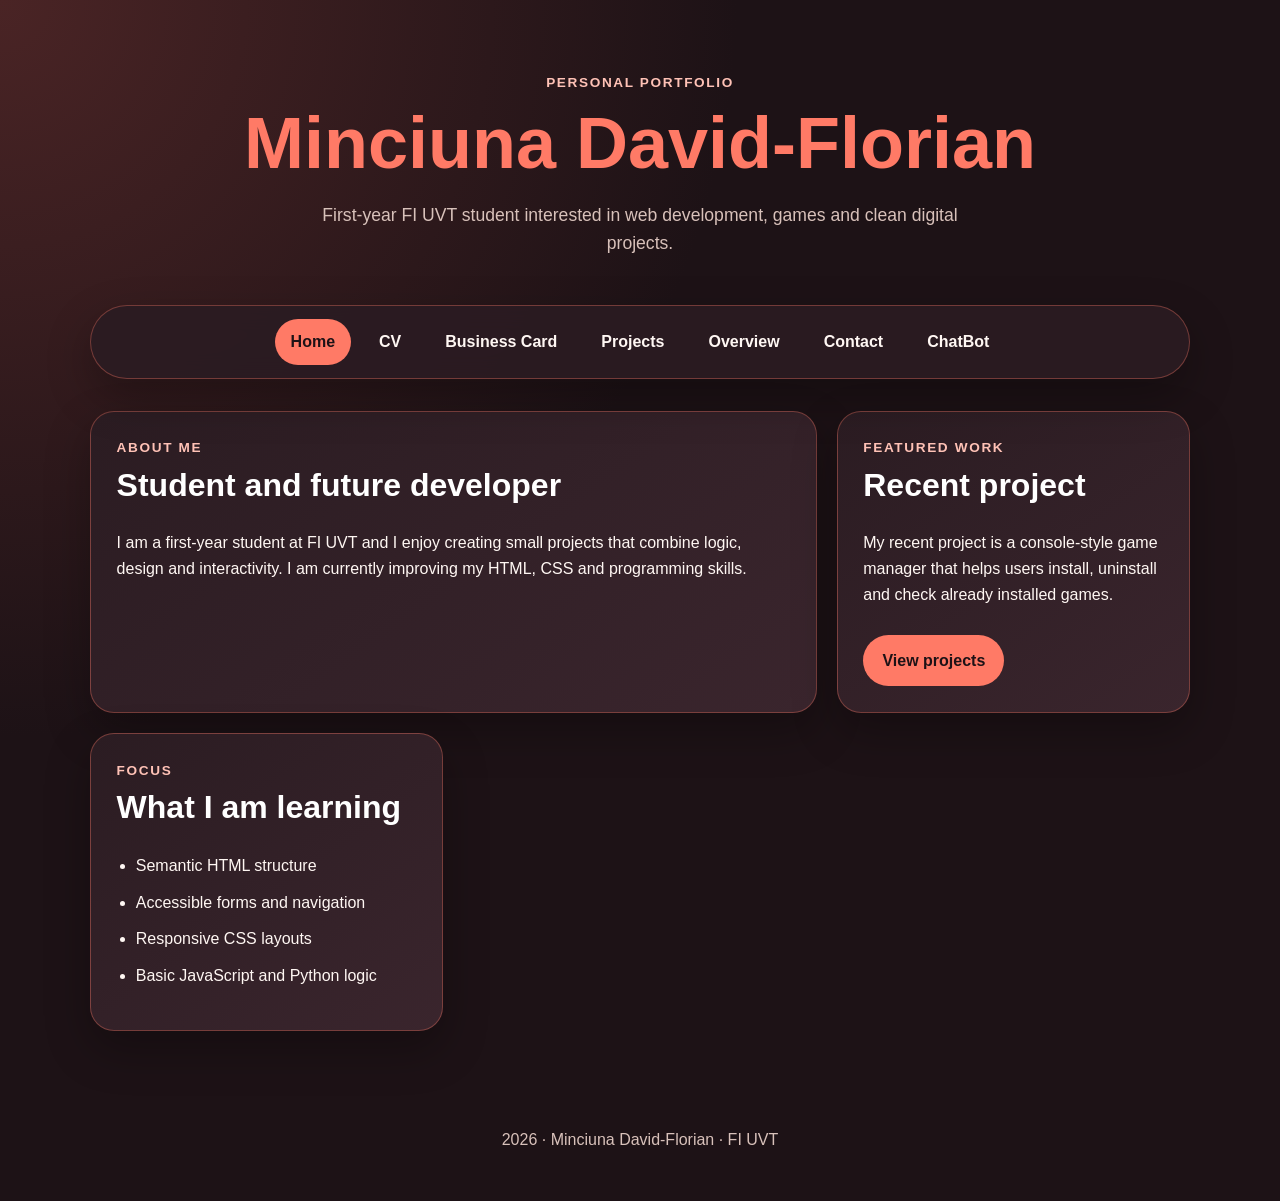
<file: index.html>
<!doctype html>
<html lang="en">
<head>
    <meta charset="UTF-8">
    <meta name="viewport" content="width=device-width, initial-scale=1.0">
    <title>Personal Portfolio | Minciuna David-Florian</title>
    <link rel="stylesheet" href="style.css">
</head>
<body>
    <a href="#main-content" class="skip-link">Skip to main content</a>

    <header class="site-header">
        <div class="container hero">
            <p class="eyebrow">Personal Portfolio</p>
            <h1>Minciuna David-Florian</h1>
            <p class="hero-text">First-year FI UVT student interested in web development, games and clean digital projects.</p>
        </div>
    </header>

    <nav class="main-nav" aria-label="Main navigation">
        <a href="index.html" aria-current="page">Home</a>
        <a href="CV.html">CV</a>
        <a href="card.html">Business Card</a>
        <a href="Proiecte.html">Projects</a>
        <a href="overview.html">Overview</a>
        <a href="contact.html">Contact</a>
        <a href="chatbot.html">ChatBot</a>
    </nav>

    <main id="main-content" class="container page-grid">
        <section class="card intro-card">
            <p class="section-label">About me</p>
            <h2>Student and future developer</h2>
            <p>I am a first-year student at FI UVT and I enjoy creating small projects that combine logic, design and interactivity. I am currently improving my HTML, CSS and programming skills.</p>
        </section>

        <section class="card">
            <p class="section-label">Featured work</p>
            <h2>Recent project</h2>
            <p>My recent project is a console-style game manager that helps users install, uninstall and check already installed games.</p>
            <a class="button-link" href="Proiecte.html">View projects</a>
        </section>

        <section class="card">
            <p class="section-label">Focus</p>
            <h2>What I am learning</h2>
            <ul class="clean-list">
                <li>Semantic HTML structure</li>
                <li>Accessible forms and navigation</li>
                <li>Responsive CSS layouts</li>
                <li>Basic JavaScript and Python logic</li>
            </ul>
        </section>
    </main>

    <footer class="site-footer">
        <p>2026 · Minciuna David-Florian · FI UVT</p>
    </footer>
</body>
</html>
</file>
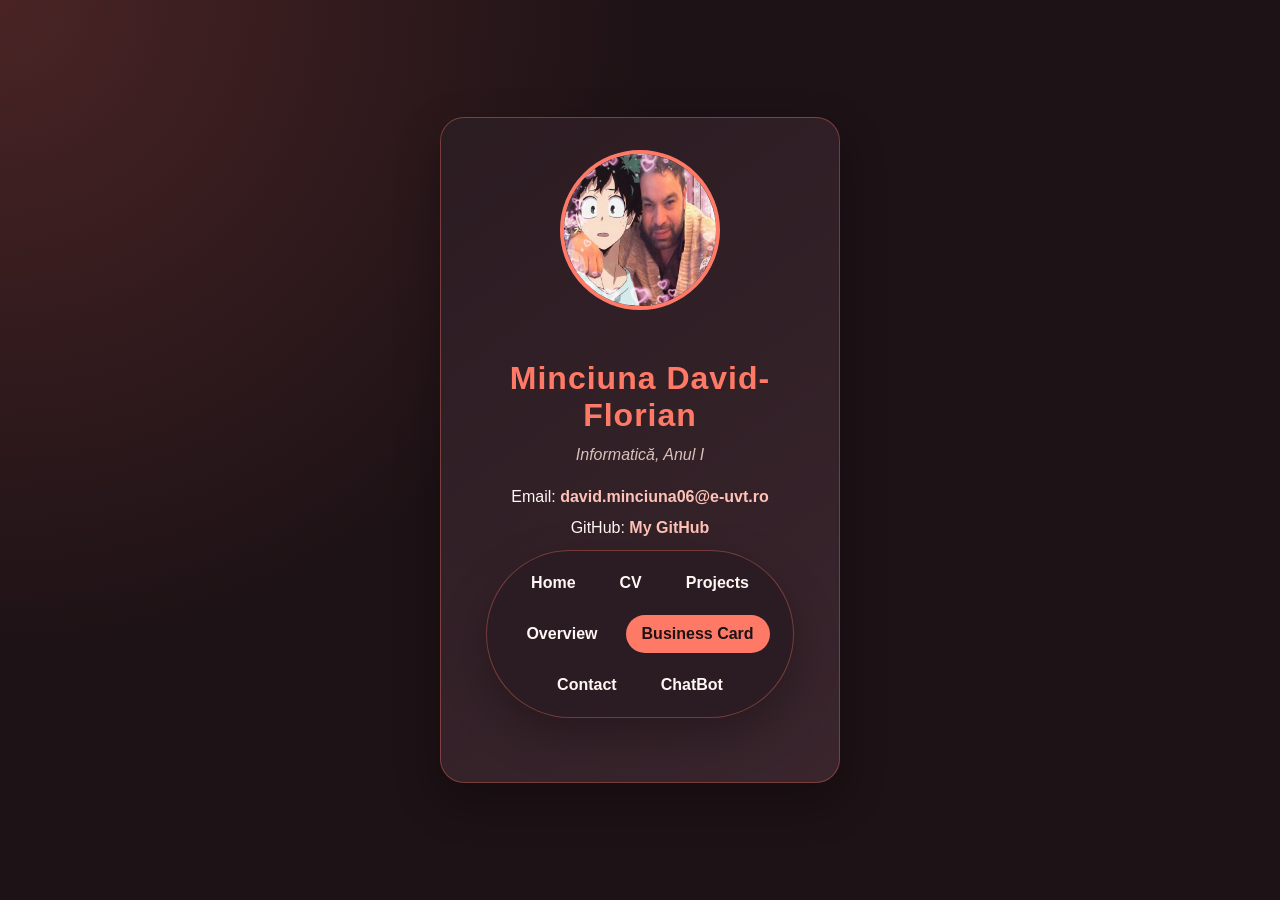
<file: card.html>
<!DOCTYPE html>
<html lang="ro">
<head>
    <meta charset="UTF-8">
    <meta name="viewport" content="width=device-width, initial-scale=1.0">

    <title>Business Card</title>
    <link rel="stylesheet" href="card.css">
    <style>
        #card-title {
            letter-spacing: 1px;
        }
    </style>
</head>

<body>
    <div class="card">

        <img src="da.jpg"
             alt="Poza profil"
             class="profile-image">

        <h1 id="card-title">
            Minciuna David-Florian
        </h1>
        <p class="specialization"
           style="font-style: italic;">
            Informatică, Anul I
        </p>
        
        <p>
            Email:
            <a href="mailto:david.minciuna06@e-uvt.ro">
                david.minciuna06@e-uvt.ro
            </a>
        </p>

        <p>
            GitHub:
            <a href="https://github.com/MinciunaDavid06?tab=repositories"
               target="_blank">
                My GitHub
            </a>
             <nav class="main-nav" aria-label="Main navigation">
        <a href="index.html">Home</a>
        <a href="CV.html">CV</a>
        <a href="Proiecte.html">Projects</a>
        <a href="overview.html">Overview</a>
        <a href="card.html" aria-current="page">Business Card</a>
        <a href="contact.html">Contact</a>
        <a href="chatbot.html">ChatBot</a>
    </nav>
    </div>

</body>

</html>
</file>
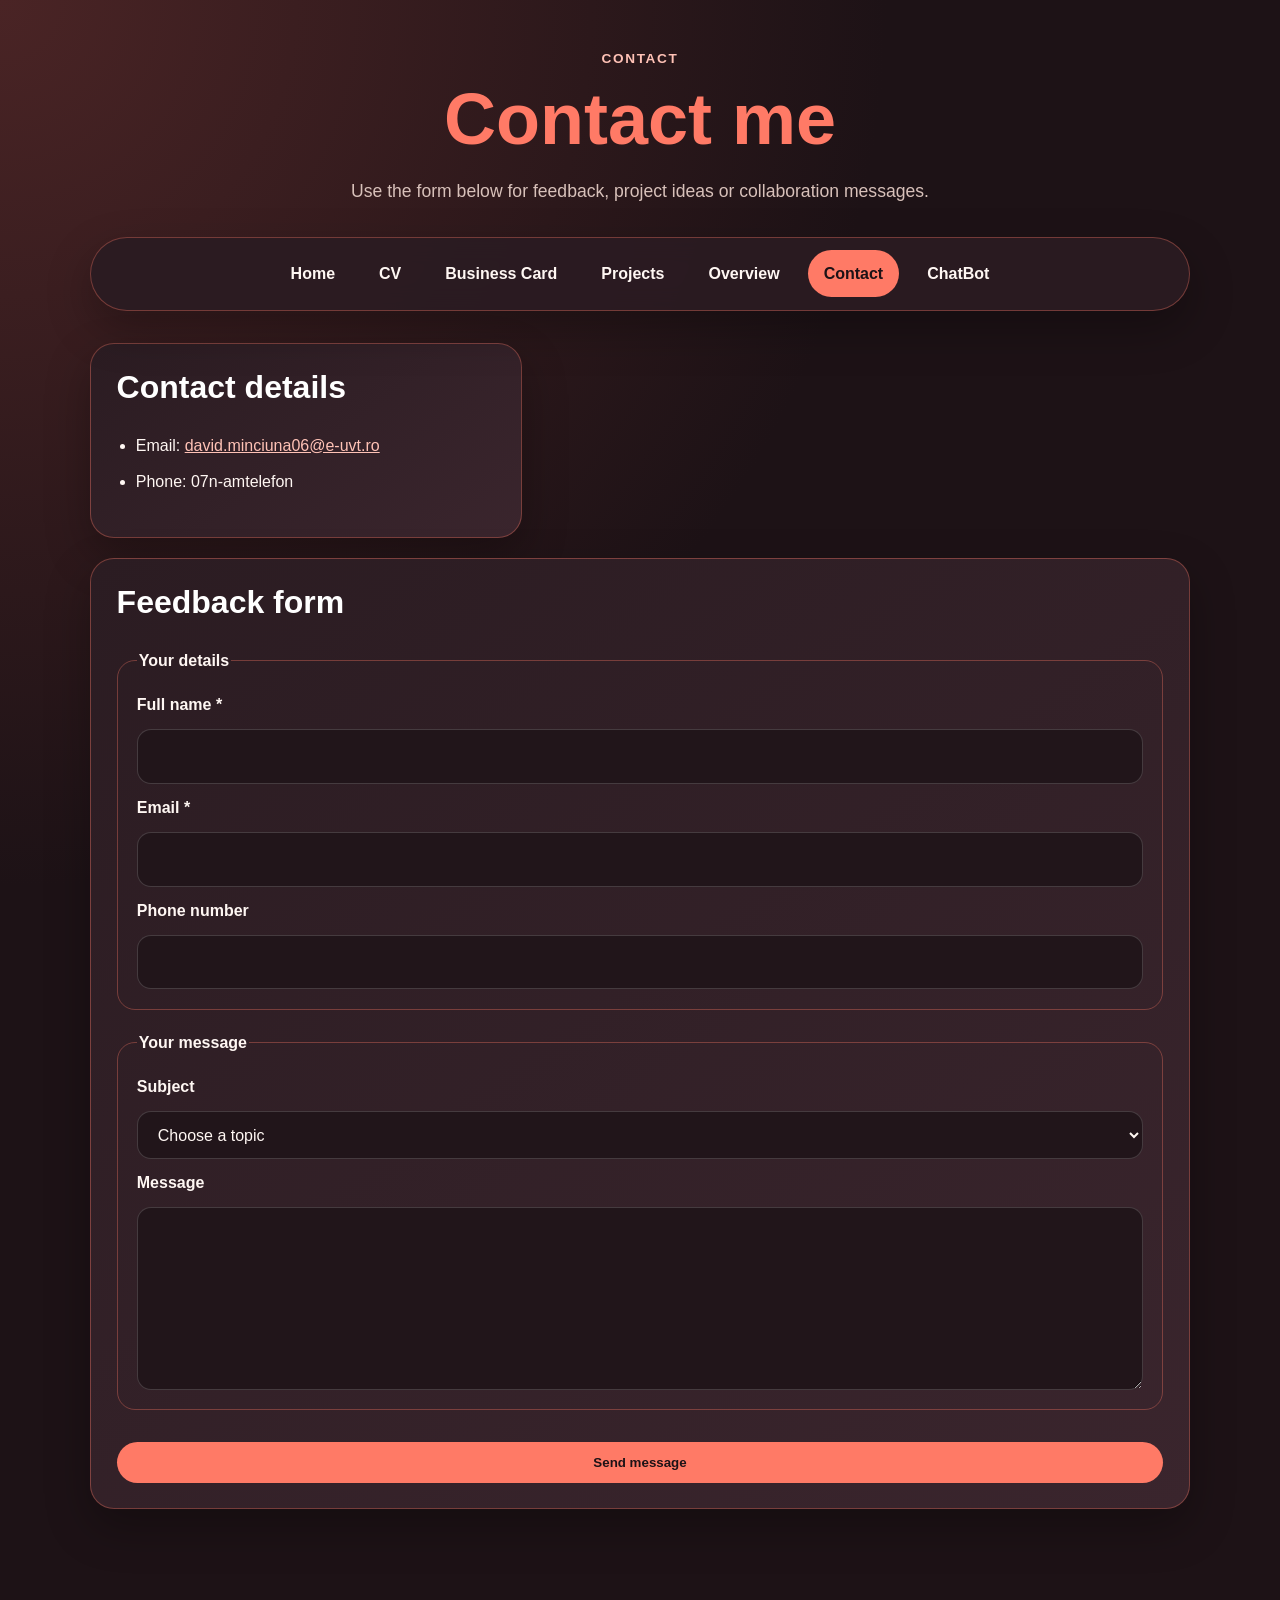
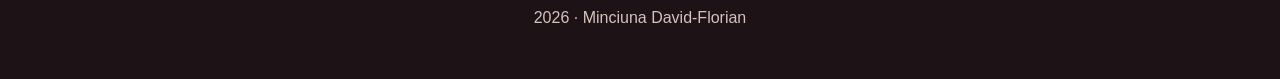
<file: contact.html>
<!doctype html>
<html lang="en">
<head>
    <meta charset="UTF-8">
    <meta name="viewport" content="width=device-width, initial-scale=1.0">
    <title>Contact | Minciuna David-Florian</title>
    <link rel="stylesheet" href="style.css">
</head>
<body>
    <a href="#main-content" class="skip-link">Skip to main content</a>

    <header class="site-header compact-header">
        <div class="container">
            <p class="eyebrow">Contact</p>
            <h1>Contact me</h1>
            <p class="hero-text">Use the form below for feedback, project ideas or collaboration messages.</p>
        </div>
    </header>

    <nav class="main-nav" aria-label="Main navigation">
        <a href="index.html">Home</a>
        <a href="CV.html">CV</a>
        <a href="card.html">Business Card</a>
        <a href="Proiecte.html">Projects</a>
        <a href="overview.html">Overview</a>
        <a href="contact.html" aria-current="page">Contact</a>
        <a href="chatbot.html">ChatBot</a>
    </nav>

    <main id="main-content" class="container contact-layout">
        <section class="card contact-card">
            <h2>Contact details</h2>
            <ul class="clean-list">
                <li>Email: <a href="mailto:david.minciuna06@e-uvt.ro">david.minciuna06@e-uvt.ro</a></li>
                <li>Phone: 07n-amtelefon</li>
            </ul>
        </section>

        <section class="card form-card">
            <h2>Feedback form</h2>
            <form method="get" action="#" aria-label="Contact form">
                <fieldset>
                    <legend>Your details</legend>
                    <label for="name">Full name *</label>
                    <input type="text" id="name" name="name" required>

                    <label for="email">Email *</label>
                    <input type="email" id="email" name="email" required>

                    <label for="phone">Phone number</label>
                    <input type="tel" id="phone" name="phone">
                </fieldset>

                <fieldset>
                    <legend>Your message</legend>
                    <label for="subject">Subject</label>
                    <select id="subject" name="subject" required>
                        <option value="">Choose a topic</option>
                        <option value="feedback">Website feedback</option>
                        <option value="project">Project idea</option>
                        <option value="other">Other</option>
                    </select>

                    <label for="message">Message</label>
                    <textarea id="message" name="message" rows="6" required></textarea>
                </fieldset>

                <button type="submit">Send message</button>
            </form>
        </section>
    </main>

    <footer class="site-footer">
        <p>2026 · Minciuna David-Florian</p>
    </footer>
</body>
</html>
</file>
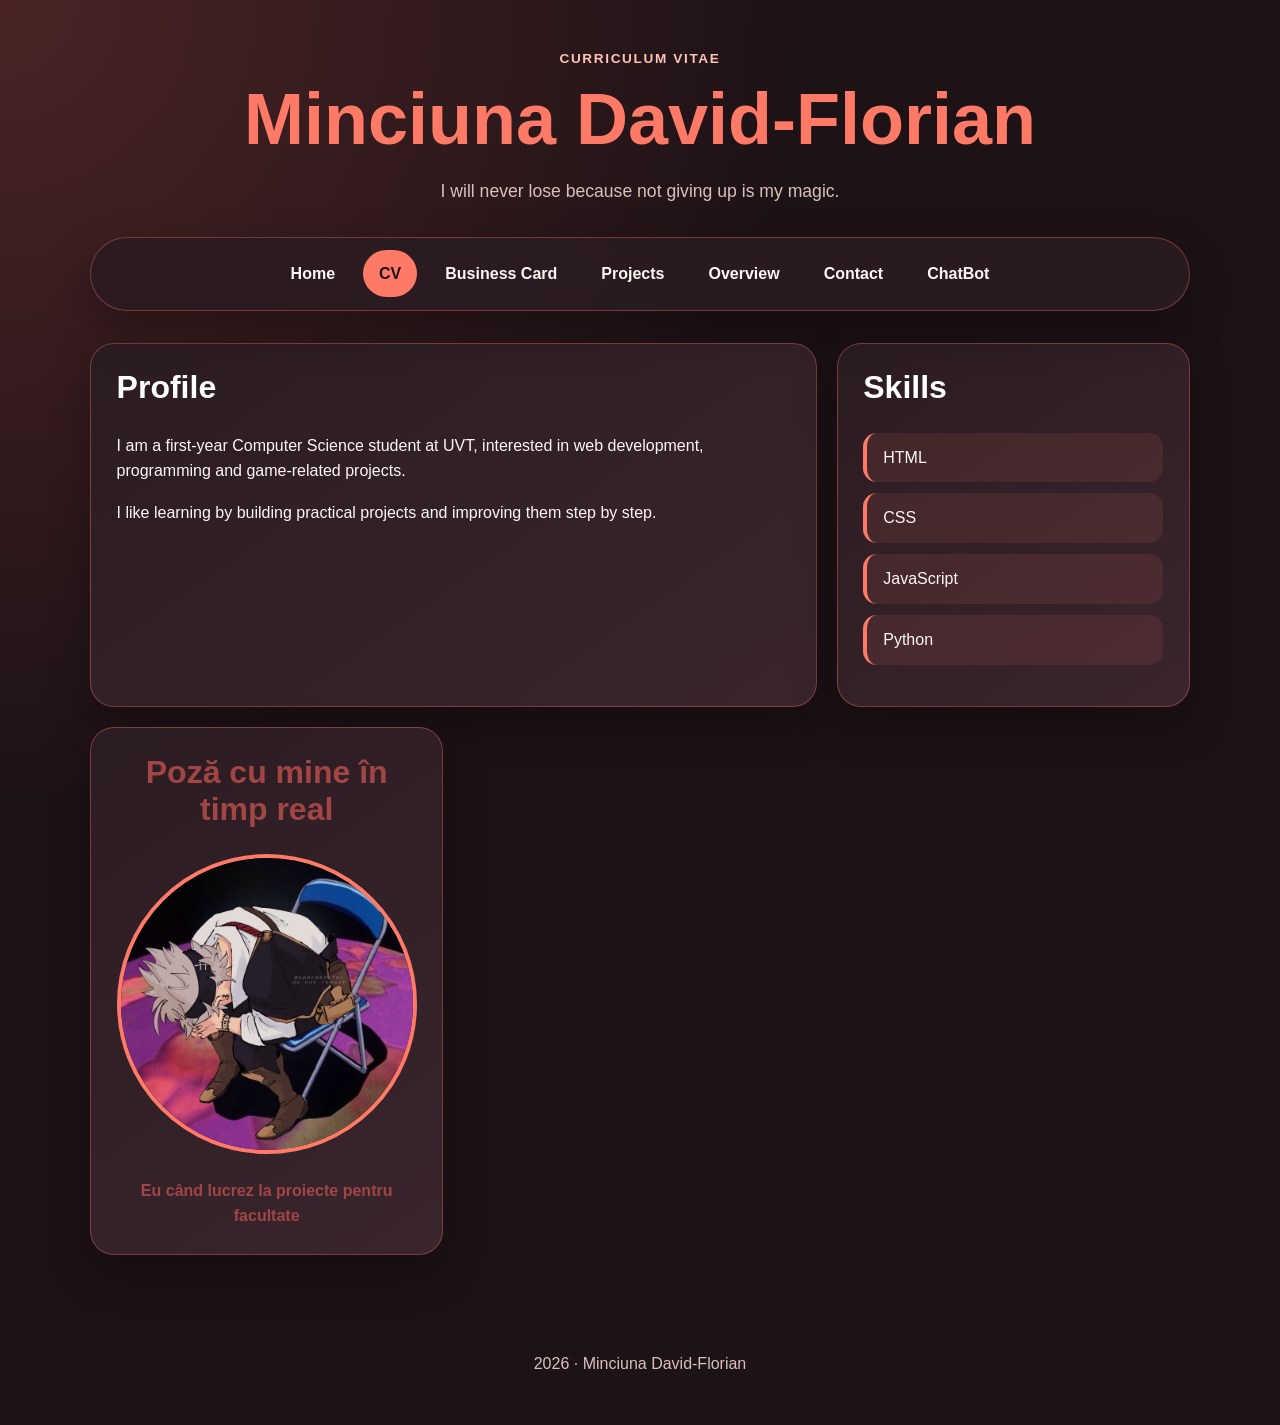
<file: CV.html>
<!doctype html>
<html lang="en">
<head>
    <meta charset="UTF-8">
    <meta name="viewport" content="width=device-width, initial-scale=1.0">
    <title>CV | Minciuna David-Florian</title>
    <link rel="stylesheet" href="style.css">
</head>
<body>
    <a href="#main-content" class="skip-link">Skip to main content</a>

    <header class="site-header compact-header">
        <div class="container">
            <p class="eyebrow">Curriculum Vitae</p>
            <h1>Minciuna David-Florian</h1>
            <p class="hero-text">I will never lose because not giving up is my magic.</p>
        </div>
    </header>

    <nav class="main-nav" aria-label="Main navigation">
        <a href="index.html">Home</a>
        <a href="CV.html" aria-current="page">CV</a>
        <a href="card.html">Business Card</a>
        <a href="Proiecte.html">Projects</a>
        <a href="overview.html">Overview</a>
        <a href="contact.html">Contact</a>
        <a href="chatbot.html">ChatBot</a>
    </nav>

    <main id="main-content" class="container cv-layout">
        <section class="card profile-card">
            <h2>Profile</h2>
            <p>I am a first-year Computer Science student at UVT, interested in web development, programming and game-related projects.</p>
            <p>I like learning by building practical projects and improving them step by step.</p>
        </section>

        <section class="card">
            <h2>Skills</h2>
            <ul class="skills">
                <li>HTML</li>
                <li>CSS</li>
                <li>JavaScript</li>
                <li>Python</li>
            </ul>
        </section>

        <section class="card photo-card">
            <h2  style="color:rgb(161, 69, 69);">Poză cu mine în timp real</h2>
            <img src="Asta.jpg" alt="David working on a faculty project">
            <p class="caption" style="color:rgb(161, 69, 69);">Eu când lucrez la proiecte pentru facultate</p>
        </section>
    </main>

    <footer class="site-footer">
        <p>2026 · Minciuna David-Florian</p>
    </footer>
</body>
</html>
</file>
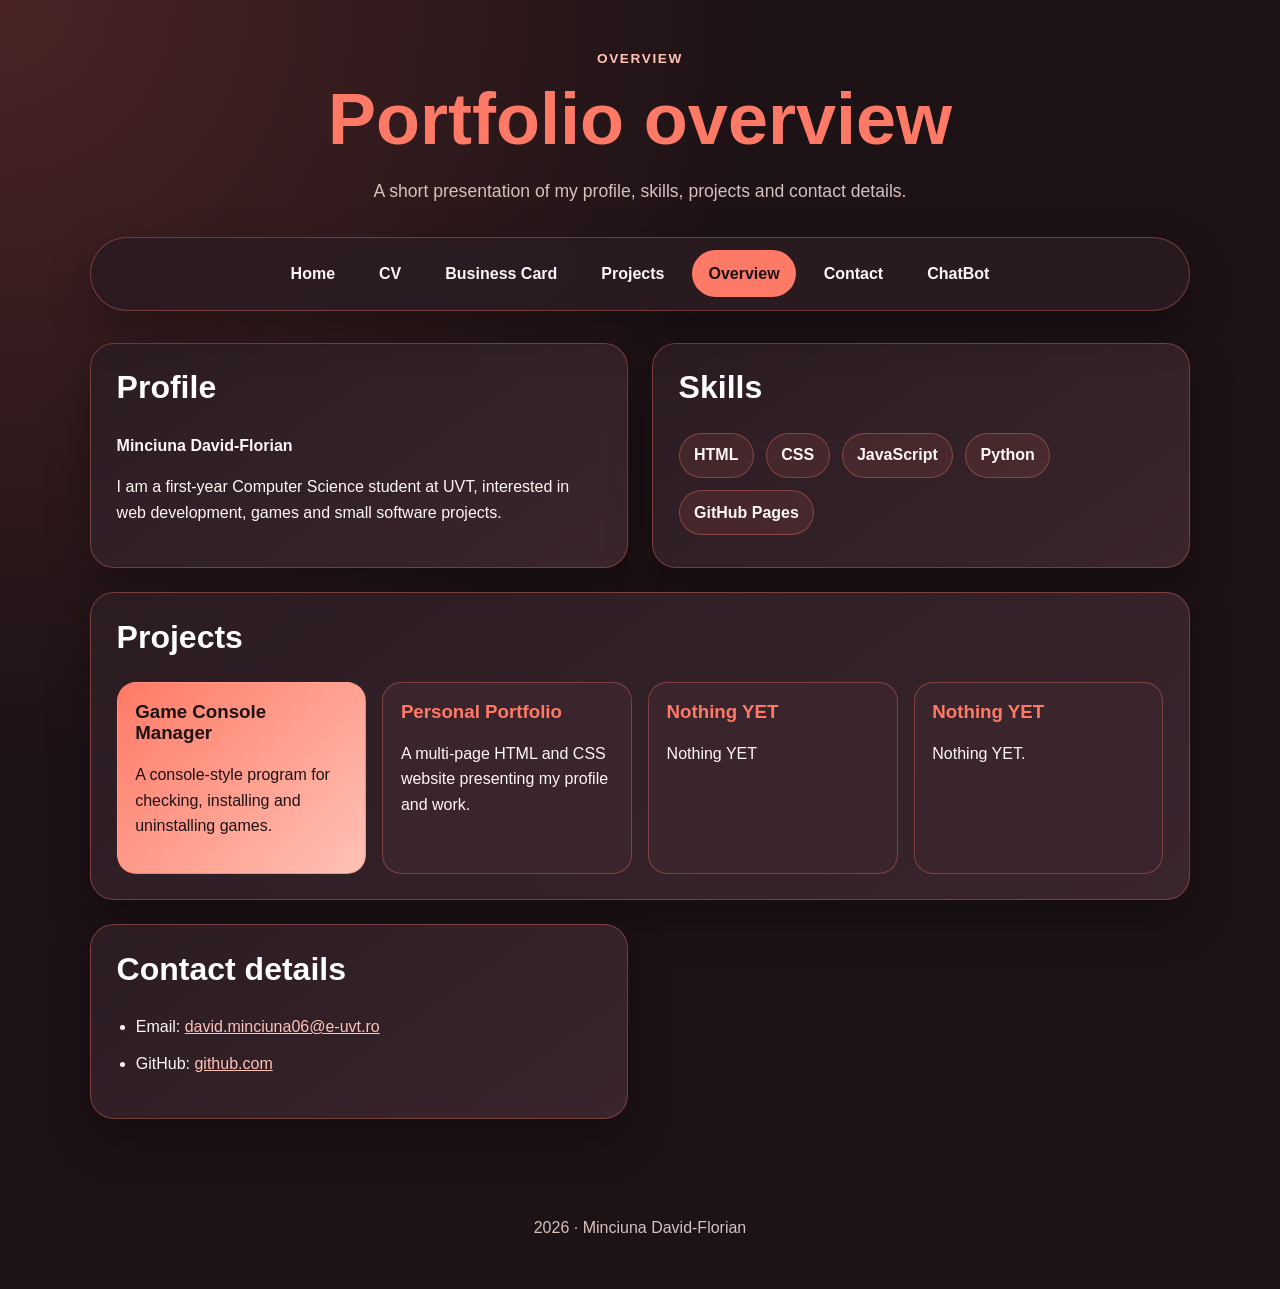
<file: overview.html>
<!doctype html>
<html lang="en">
<head>
    <meta charset="UTF-8">
    <meta name="viewport" content="width=device-width, initial-scale=1.0">
    <title>Overview | Minciuna David-Florian</title>
    <link rel="stylesheet" href="style.css">
</head>
<body>
    <a href="#main-content" class="skip-link">Skip to main content</a>

    <header class="site-header compact-header">
        <div class="container">
            <p class="eyebrow">Overview</p>
            <h1>Portfolio overview</h1>
            <p class="hero-text">A short presentation of my profile, skills, projects and contact details.</p>
        </div>
    </header>

    <nav class="main-nav" aria-label="Main navigation">
        <a href="index.html">Home</a>
        <a href="CV.html">CV</a>
        <a href="card.html">Business Card</a>
        <a href="Proiecte.html">Projects</a>
        <a href="overview.html" aria-current="page">Overview</a>
        <a href="contact.html">Contact</a>
        <a href="chatbot.html">ChatBot</a>
    </nav>

    <main id="main-content" class="container overview-grid">
        <section class="card overview-profile">
            <h2>Profile</h2>
            <p><strong>Minciuna David-Florian</strong></p>
            <p>I am a first-year Computer Science student at UVT, interested in web development, games and small software projects.</p>
        </section>

        <section class="card overview-skills">
            <h2>Skills</h2>
            <div class="skill-tags">
                <span>HTML</span>
                <span>CSS</span>
                <span>JavaScript</span>
                <span>Python</span>
                <span>GitHub Pages</span>
            </div>
        </section>

        <section class="card overview-projects">
            <h2>Projects</h2>
            <div class="overview-cards">
                <article class="mini-card featured-card">
                    <h3>Game Console Manager</h3>
                    <p>A console-style program for checking, installing and uninstalling games.</p>
                </article>

                <article class="mini-card">
                    <h3>Personal Portfolio</h3>
                    <p>A multi-page HTML and CSS website presenting my profile and work.</p>
                </article>

                <article class="mini-card">
                    <h3>Nothing YET</h3>
                    <p>Nothing YET</p>
                </article>

                <article class="mini-card">
                    <h3>Nothing YET</h3>
                    <p>Nothing YET.</p>
                </article>
            </div>
        </section>

        <section class="card overview-contact">
            <h2>Contact details</h2>
            <ul class="clean-list">
                <li>Email: <a href="mailto:david.minciuna06@e-uvt.ro">david.minciuna06@e-uvt.ro</a></li>
                <li>GitHub: <a href="https://github.com/" target="_blank" rel="noopener">github.com</a></li>
            </ul>
        </section>
    </main>

    <footer class="site-footer">
        <p>2026 · Minciuna David-Florian</p>
    </footer>
</body>
</html>
</file>
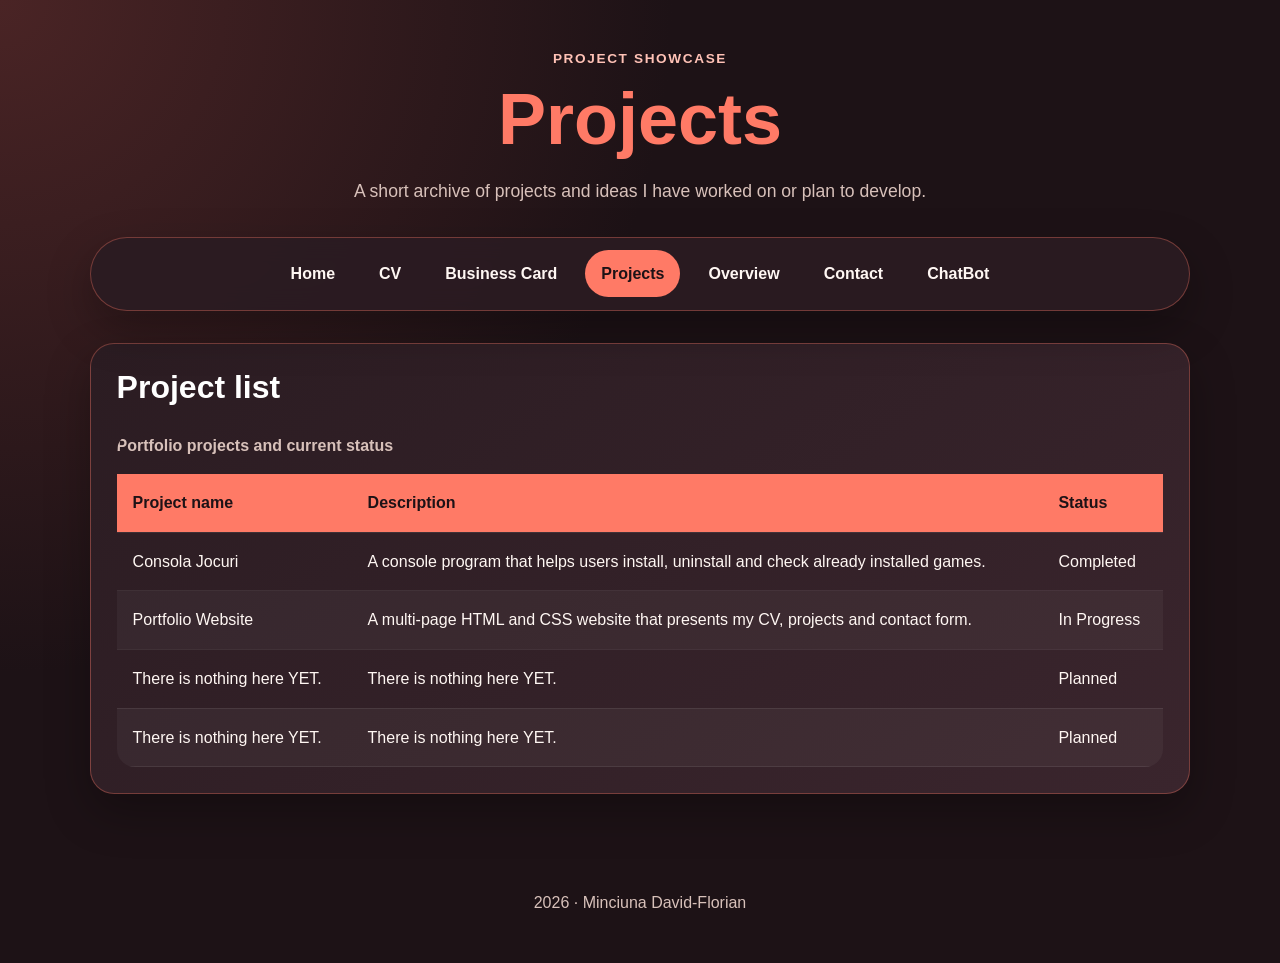
<file: Proiecte.html>
<!doctype html>
<html lang="en">
<head>
    <meta charset="UTF-8">
    <meta name="viewport" content="width=device-width, initial-scale=1.0">
    <title>Projects | Minciuna David-Florian</title>
    <link rel="stylesheet" href="style.css">
</head>
<body>
    <a href="#main-content" class="skip-link">Skip to main content</a>

    <header class="site-header compact-header">
        <div class="container">
            <p class="eyebrow">Project Showcase</p>
            <h1>Projects</h1>
            <p class="hero-text">A short archive of projects and ideas I have worked on or plan to develop.</p>
        </div>
    </header>

    <nav class="main-nav" aria-label="Main navigation">
        <a href="index.html">Home</a>
        <a href="CV.html">CV</a>
        <a href="card.html">Business Card</a>
        <a href="Proiecte.html" aria-current="page">Projects</a>
        <a href="overview.html">Overview</a>
        <a href="contact.html">Contact</a>
        <a href="chatbot.html">ChatBot</a>
    </nav>

    <main id="main-content" class="container">
        <section class="card table-card">
            <h2>Project list</h2>
            <table>
                <caption>Portfolio projects and current status</caption>
                <thead>
                    <tr>
                        <th scope="col">Project name</th>
                        <th scope="col">Description</th>
                        <th scope="col">Status</th>
                    </tr>
                </thead>
                <tbody>
                    <tr>
                        <td>Consola Jocuri</td>
                        <td>A console program that helps users install, uninstall and check already installed games.</td>
                        <td>Completed</td>
                    </tr>
                    <tr>
                        <td>Portfolio Website</td>
                        <td>A multi-page HTML and CSS website that presents my CV, projects and contact form.</td>
                        <td>In Progress</td>
                    </tr>
                    <tr>
                        <td>There is nothing here YET.</td>
                        <td>There is nothing here YET.</td>
                        <td>Planned</td>
                    </tr>
                    <tr>
                        <td>There is nothing here YET.</td>
                        <td>There is nothing here YET.</td>
                        <td>Planned</td>
                    </tr>
                </tbody>
            </table>
        </section>
    </main>

    <footer class="site-footer">
        <p>2026 · Minciuna David-Florian</p>
    </footer>
</body>
</html>
</file>
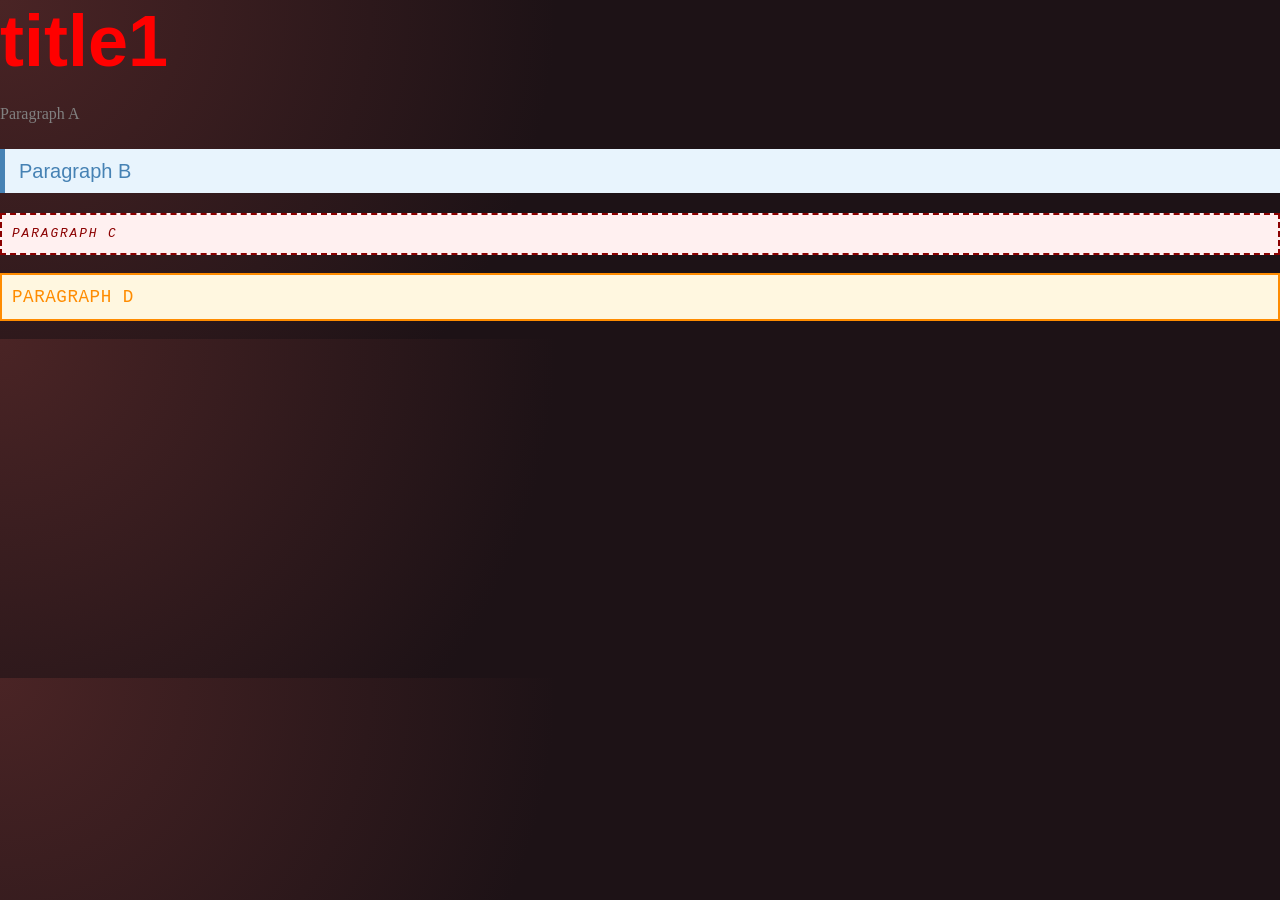
<file: specificity.html>
<!DOCTYPE html>
<html lang="en">
<head>
    <meta charset="UTF-8">
    <title>Specificity Game</title>
    <link rel="stylesheet" href="style.css">
    <style>
h1{
color: red;
}
        p {
            color: gray;
            font-size: 1rem;
            font-family: Georgia, serif;
            line-height: 1.4;
            padding: 4px 0;
        }

        .info {
            color: steelblue;
            font-size: 1.25rem;
            background-color: #e8f4fd;
            padding: 8px 14px;
            border-left: 5px solid steelblue;
            font-family: Arial, sans-serif;
        }

        #warning {
            color: darkred;
            font-size: 0.8rem;
            font-style: italic;
            text-transform: uppercase;
            letter-spacing: 0.15em;
            border: 2px dashed darkred;
            padding: 10px;
            background-color: #fff0f0;
            font-family: 'Courier New', monospace;
        }

        #warning.info {
            color: darkorange;
            background-color: #fff7e0;
            border: 2px solid darkorange;
            font-size: 1.1rem;
            font-style: normal;
            letter-spacing: 0.03em;
        }
    </style>
</head>
<body>
	<h1>title1</h1>
    <p>Paragraph A</p>

    <p class="info">Paragraph B</p>

    <p id="warning">Paragraph C</p>

    <p class="info" id="warning">Paragraph D</p>

</body>
</html>
</file>
<file: style.css>
:root {
    --bg: #1d1216;
    --surface: #2b1c22;
    --surface-light: #3a252d;
    --text: #fff7f3;
    --muted: #d8c1ba;
    --accent: #ff7a66;
    --accent-light: #ffc2b6;
    --border: rgba(255, 122, 102, 0.35);
    --shadow: 0 18px 45px rgba(0, 0, 0, 0.28);
}

* {
    box-sizing: border-box;
}

body {
    margin: 0;
    background: radial-gradient(circle at top left, #4a2425 0, var(--bg) 42%);
    color: var(--text);
    font-family: Arial, Helvetica, sans-serif;
    line-height: 1.6;
}

.container {
    width: min(1100px, 92%);
    margin: 0 auto;
}

.skip-link {
    position: absolute;
    left: 1rem;
    top: -4rem;
    z-index: 10;
    background: var(--accent);
    color: #1d1216;
    padding: 0.75rem 1rem;
    border-radius: 999px;
    font-weight: 700;
}

.skip-link:focus {
    top: 1rem;
}

.site-header {
    padding: 4.5rem 0 3rem;
    text-align: center;
}

.compact-header {
    padding: 3rem 0 2rem;
}

.eyebrow,
.section-label {
    margin: 0 0 0.5rem;
    color: var(--accent-light);
    font-size: 0.85rem;
    font-weight: 700;
    letter-spacing: 0.12em;
    text-transform: uppercase;
}

h1,
h2,
h3 {
    margin-top: 0;
    line-height: 1.15;
}

h1 {
    margin-bottom: 1rem;
    color: var(--accent);
    font-size: clamp(2.4rem, 6vw, 4.5rem);
}

h2 {
    color: #ffffff;
    font-size: clamp(1.5rem, 3vw, 2rem);
}

.hero-text {
    max-width: 700px;
    margin: 0 auto;
    color: var(--muted);
    font-size: 1.1rem;
}

.main-nav {
    position: sticky;
    top: 0;
    z-index: 5;
    display: flex;
    justify-content: center;
    gap: 0.75rem;
    flex-wrap: wrap;
    width: min(1100px, 92%);
    margin: 0 auto 2rem;
    padding: 0.8rem;
    background: rgba(43, 28, 34, 0.92);
    border: 1px solid var(--border);
    border-radius: 999px;
    box-shadow: var(--shadow);
    backdrop-filter: blur(12px);
}

.main-nav a,
a.button-link,
button {
    border-radius: 999px;
    transition: transform 0.2s ease, background-color 0.2s ease, color 0.2s ease;
}

.main-nav a {
    color: var(--text);
    padding: 0.65rem 1rem;
    text-decoration: none;
    font-weight: 700;
}

.main-nav a:hover,
.main-nav a:focus,
.main-nav a[aria-current="page"] {
    background: var(--accent);
    color: #1d1216;
}

.page-grid,
.cv-layout,
.contact-layout {
    display: grid;
    grid-template-columns: repeat(3, 1fr);
    gap: 1.25rem;
}

.contact-layout {
    grid-template-columns: 0.8fr 1.2fr;
}

.card {
    background: linear-gradient(145deg, var(--surface), var(--surface-light));
    border: 1px solid var(--border);
    border-radius: 24px;
    padding: 1.6rem;
    box-shadow: var(--shadow);
}

.intro-card,
.profile-card,
.form-card,
.table-card {
    grid-column: span 2;
}

.clean-list,
.skills {
    padding-left: 1.2rem;
}

.clean-list li,
.skills li {
    margin-bottom: 0.7rem;
}

.skills {
    list-style: none;
    padding-left: 0;
}

.skills li {
    background: rgba(255, 122, 102, 0.1);
    border-left: 4px solid var(--accent);
    border-radius: 14px;
    padding: 0.75rem 1rem;
}

.skills li:hover {
    background: var(--accent);
    color: #1d1216;
    transform: translateX(4px);
}

a {
    color: var(--accent-light);
}

a:hover,
a:focus {
    color: #ffffff;
}

.button-link,
button {
    display: inline-block;
    margin-top: 0.75rem;
    background: var(--accent);
    color: #1d1216;
    border: 0;
    padding: 0.8rem 1.2rem;
    font-weight: 700;
    text-decoration: none;
    cursor: pointer;
}

.button-link:hover,
.button-link:focus,
button:hover,
button:focus {
    transform: translateY(-2px);
    background: var(--accent-light);
    color: #1d1216;
}

.photo-card {
    text-align: center;
}

.photo-card img {
    width: min(100%, 320px);
    aspect-ratio: 1;
    object-fit: cover;
    border: 4px solid var(--accent);
    border-radius: 50%;
}

.caption {
    margin-bottom: 0;
    font-weight: 700;
}

table {
    width: 100%;
    border-collapse: collapse;
    overflow: hidden;
    border-radius: 18px;
}

caption {
    margin-bottom: 1rem;
    color: var(--muted);
    font-weight: 700;
    text-align: left;
}

th,
td {
    padding: 1rem;
    text-align: left;
    border-bottom: 1px solid rgba(255, 255, 255, 0.08);
}

th {
    background: var(--accent);
    color: #1d1216;
}

tbody tr:nth-child(even) {
    background: rgba(255, 255, 255, 0.04);
}

tbody tr:hover {
    background: rgba(255, 122, 102, 0.12);
}

form {
    display: grid;
    gap: 1.25rem;
}

fieldset {
    display: grid;
    gap: 0.7rem;
    margin: 0;
    padding: 1.2rem;
    border: 1px solid var(--border);
    border-radius: 18px;
}

legend,
label {
    font-weight: 700;
}

input,
select,
textarea {
    width: 100%;
    padding: 0.85rem 1rem;
    color: var(--text);
    background: #21151a;
    border: 1px solid rgba(255, 255, 255, 0.16);
    border-radius: 14px;
    font: inherit;
}

input:focus,
select:focus,
textarea:focus {
    outline: 3px solid rgba(255, 122, 102, 0.35);
    border-color: var(--accent);
}

.site-footer {
    margin-top: 3rem;
    padding: 2rem 1rem;
    color: var(--muted);
    text-align: center;
}

@media (max-width: 800px) {
    .page-grid,
    .cv-layout,
    .contact-layout {
        grid-template-columns: 1fr;
    }

    .intro-card,
    .profile-card,
    .form-card,
    .table-card {
        grid-column: auto;
    }

    .main-nav {
        border-radius: 24px;
    }

    table {
        display: block;
        overflow-x: auto;
    }
}
.overview-grid {
    display: grid;
    grid-template-columns: 1fr;
    gap: 1.5rem;
}

.overview-profile,
.overview-skills,
.overview-contact {
    min-height: 100%;
}

.overview-projects {
    grid-column: 1 / -1;
}

.skill-tags {
    display: flex;
    flex-wrap: wrap;
    gap: 0.75rem;
}

.skill-tags span {
    padding: 0.55rem 0.9rem;
    background: rgba(255, 122, 102, 0.1);
    border: 1px solid var(--border);
    border-radius: 999px;
    color: var(--text);
    font-weight: 700;
}

.overview-cards {
    display: grid;
    grid-template-columns: 1fr;
    gap: 1rem;
}

.mini-card {
    padding: 1.1rem;
    background: var(--surface-light);
    border: 1px solid var(--border);
    border-radius: 1.2rem;
}

.mini-card h3 {
    margin-top: 0;
    color: var(--accent);
}

.featured-card {
    background: linear-gradient(135deg, var(--accent), var(--accent-light));
    color: #1d1216;
}

.featured-card h3 {
    color: #1d1216;
}

@media (min-width: 760px) {
    .overview-grid {
        grid-template-columns: 1fr 1fr;
        align-items: start;
    }

    .overview-cards {
        grid-template-columns: repeat(2, 1fr);
    }
}

@media (min-width: 1000px) {
    .overview-cards {
        grid-template-columns: repeat(4, 1fr);
    }
}

@media (max-width: 759px) {
    .overview-grid {
        gap: 1rem;
    }

    .overview-cards {
        grid-template-columns: 1fr;
    }

    .skill-tags {
        gap: 0.5rem;
    }

    .skill-tags span {
        width: 100%;
        text-align: center;
    }
}
</file>
<file: card.css>
:root {
    --bg: #1d1216;
    --surface: #2b1c22;
    --surface-light: #3a252d;
    --text: #fff7f3;
    --muted: #d8c1ba;
    --accent: #ff7a66;
    --accent-light: #ffc2b6;
    --border: rgba(255, 122, 102, 0.35);
    --shadow: 0 18px 45px rgba(0, 0, 0, 0.28);
}

* {
    box-sizing: border-box;
}

body {
    margin: 0;
    min-height: 100vh;

    display: flex;
    justify-content: center;
    align-items: center;

    background: radial-gradient(circle at top left,
            #4a2425 0,
            var(--bg) 42%);

    font-family: Arial, Helvetica, sans-serif;
    color: var(--text);
}

.card {
    width: min(400px, 90%);
    padding: 2rem;

    text-align: center;

    background: linear-gradient(
        145deg,
        var(--surface),
        var(--surface-light)
    );

    border: 1px solid var(--border);
    border-radius: 24px;

    box-shadow: var(--shadow);
}
.profile-image {
    width: 160px;
    height: 160px;

    object-fit: cover;

    border-radius: 50%;
    border: 4px solid var(--accent);

    margin-bottom: 1.5rem;
}
#card-title {
    margin-bottom: 0.5rem;

    color: var(--accent);

    font-size: 2rem;
}
.specialization {
    color: var(--muted);
    margin-bottom: 1.5rem;
}

p {
    margin: 0.8rem 0;
}
a {
    color: var(--accent-light);
    text-decoration: none;
    font-weight: bold;

    transition: 0.2s ease;
}
.main-nav {
    position: sticky;
    top: 0;
    z-index: 5;
    display: flex;
    justify-content: center;
    gap: 0.75rem;
    flex-wrap: wrap;
    width: min(1100px, 92%);
    margin: 0 auto 2rem;
    padding: 0.8rem;
    background: rgba(43, 28, 34, 0.92);
    border: 1px solid var(--border);
    border-radius: 999px;
    box-shadow: var(--shadow);
    backdrop-filter: blur(12px);
}

.main-nav a,
a.button-link,
button {
    border-radius: 999px;
    transition: transform 0.2s ease, background-color 0.2s ease, color 0.2s ease;
}

.main-nav a {
    color: var(--text);
    padding: 0.65rem 1rem;
    text-decoration: none;
    font-weight: 700;
}

.main-nav a:hover,
.main-nav a:focus,
.main-nav a[aria-current="page"] {
    background: var(--accent);
    color: #1d1216;
}
a:hover,
a:focus {
    color: white;
}
@media (max-width: 500px) {
    .card {
        padding: 1.5rem;
    }

    #card-title {
        font-size: 1.6rem;
    }

    .profile-image {
        width: 130px;
        height: 130px;
    }

}
</file>
